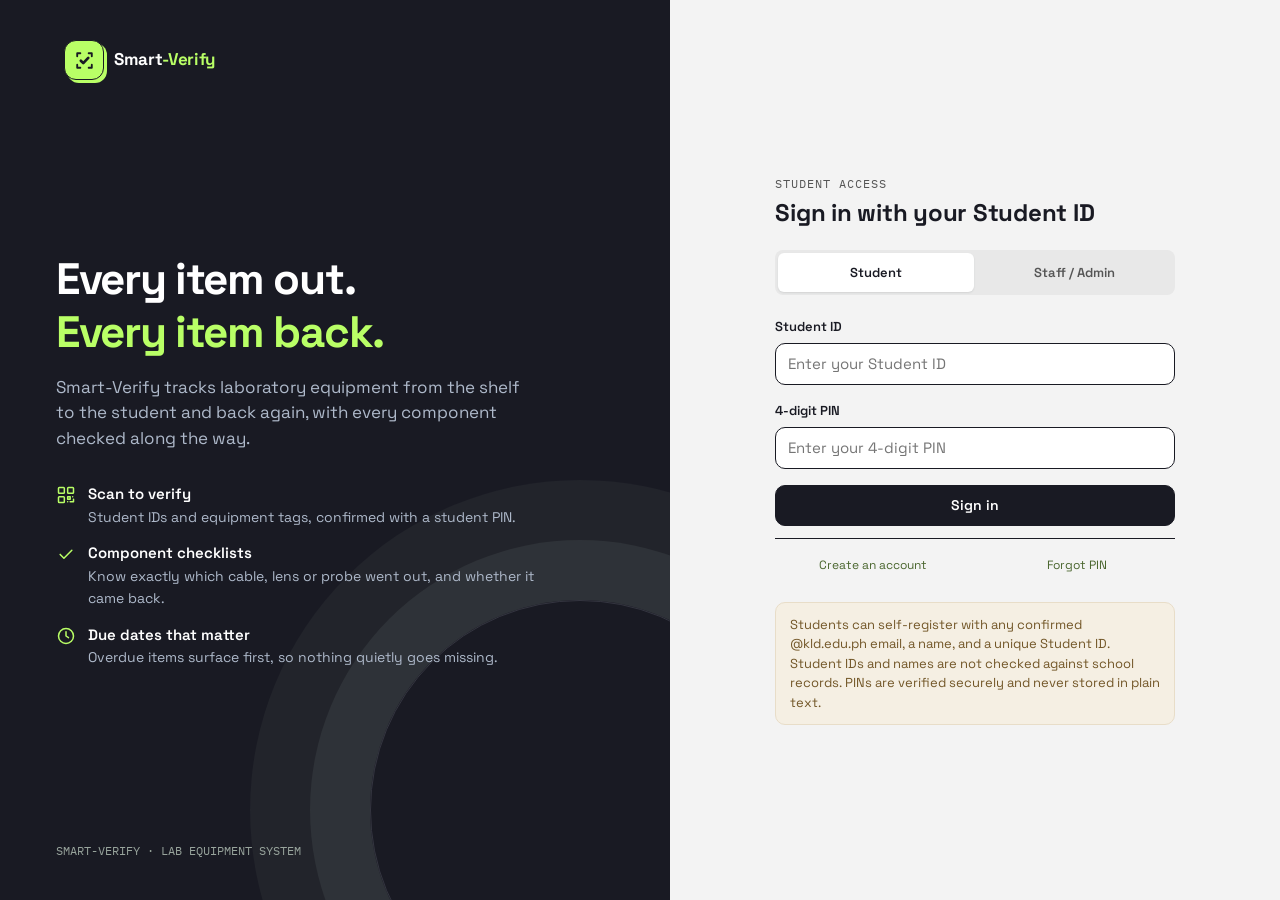
<file: index.html>
<!doctype html>
<html lang="en">
<head>
  <meta charset="utf-8">
  <meta name="viewport" content="width=device-width, initial-scale=1">
  <title>Sign in · Smart-Verify</title>
  <script src="js/theme-init.js"></script>
  <meta name="description" content="Smart-Verify — laboratory equipment borrowing with verified check-out and return.">
  <link rel="preconnect" href="https://fonts.googleapis.com">
  <link rel="preconnect" href="https://fonts.gstatic.com" crossorigin>
  <link rel="stylesheet" href="https://fonts.googleapis.com/css2?family=IBM+Plex+Mono:wght@400;500;600&family=IBM+Plex+Sans:wght@400;500;600;700&family=Space+Grotesk:wght@400;500;600;700&display=swap">
  <link rel="stylesheet" href="css/styles.css">
</head>
<body>
  <div class="auth">
    <!-- Left: brand story -->
    <section class="auth-brand">
      <a class="brand" href="index.html">
        <span class="brand-mark">
          <svg viewBox="0 0 24 24" fill="none" stroke="currentColor" stroke-width="1.8" stroke-linecap="round" stroke-linejoin="round" aria-hidden="true"><path d="M8 5H5v3m11-3h3v3M5 16v3h3m11-3v3h-3"/><path d="m8.5 12.2 2.3 2.3 4.8-5" stroke-width="2.6"/></svg>
        </span>
        <span class="brand-name">Smart<span>-Verify</span></span>
      </a>

      <div class="auth-hero">
        <h1>Every item out.<br><em>Every item back.</em></h1>
        <p>Smart-Verify tracks laboratory equipment from the shelf to the student and back again, with every component checked along the way.</p>
        <ul class="auth-points">
          <li>
            <svg viewBox="0 0 24 24" fill="none" stroke="currentColor" stroke-width="1.8" stroke-linecap="round" stroke-linejoin="round" aria-hidden="true"><rect x="3" y="3" width="7" height="7" rx="1"/><rect x="14" y="3" width="7" height="7" rx="1"/><rect x="3" y="14" width="7" height="7" rx="1"/><path d="M14 14h3v3h-3zM20 14v.01M14 20h.01M17 20h4v-3"/></svg>
            <div><strong>Scan to verify</strong><span>Student IDs and equipment tags, confirmed with a student PIN.</span></div>
          </li>
          <li>
            <svg viewBox="0 0 24 24" fill="none" stroke="currentColor" stroke-width="1.8" stroke-linecap="round" stroke-linejoin="round" aria-hidden="true"><path d="M5 12.5l4.5 4.5L19 7.5"/></svg>
            <div><strong>Component checklists</strong><span>Know exactly which cable, lens or probe went out, and whether it came back.</span></div>
          </li>
          <li>
            <svg viewBox="0 0 24 24" fill="none" stroke="currentColor" stroke-width="1.8" stroke-linecap="round" stroke-linejoin="round" aria-hidden="true"><circle cx="12" cy="12" r="9"/><path d="M12 7v5l3 2"/></svg>
            <div><strong>Due dates that matter</strong><span>Overdue items surface first, so nothing quietly goes missing.</span></div>
          </li>
        </ul>
      </div>

      <p class="auth-foot">SMART-VERIFY · LAB EQUIPMENT SYSTEM</p>
    </section>

    <!-- Right: sign-in form -->
    <main class="auth-panel">
      <div class="auth-card">
        <div>
          <p class="eyebrow" id="auth-eyebrow">Student access</p>
          <h2 id="auth-title">Sign in with your Student ID</h2>
          <p class="auth-flow-copy" id="auth-flow-copy" hidden></p>
        </div>

        <div class="segmented auth-modes" role="tablist" aria-label="Sign in as">
          <button type="button" role="tab" aria-selected="true" aria-controls="signin-form" data-role-tab="student">Student</button>
          <button type="button" role="tab" aria-selected="false" aria-controls="signin-form" data-role-tab="staff">Staff / Admin</button>
        </div>

        <form id="signin-form" novalidate>
          <div class="field" data-mode-field="student_login">
            <label for="student-id">Student ID</label>
            <input class="input" id="student-id" name="student_id" autocomplete="username" placeholder="Enter your Student ID" required>
          </div>
          <div class="field" data-mode-field="student_login">
            <label for="student-pin">4-digit PIN</label>
            <input class="input" id="student-pin" name="student_pin" type="password" inputmode="numeric" pattern="[0-9]{4}" maxlength="4" autocomplete="off" placeholder="Enter your 4-digit PIN" data-pin-input required>
          </div>
          <div class="field" data-mode-field="signup" hidden>
            <label for="signup-full-name">Full name</label>
            <input class="input" id="signup-full-name" name="signup_full_name" autocomplete="name" maxlength="120" placeholder="Enter your full name" required>
          </div>
          <div class="field" data-mode-field="signup" hidden>
            <label for="signup-student-id">Student ID</label>
            <input class="input" id="signup-student-id" name="signup_student_id" autocomplete="off" maxlength="80" placeholder="Enter your Student ID" required>
            <small class="field-hint">Choose your Student ID. Each ID can be linked to only one account.</small>
          </div>
          <div class="field" data-mode-field="signup" hidden>
            <label for="signup-email">School email</label>
            <input class="input" id="signup-email" name="signup_email" type="email" autocomplete="email" placeholder="you@kld.edu.ph" required>
            <small class="field-hint">Use an email address ending in @kld.edu.ph. You must verify it.</small>
          </div>
          <div class="field" data-mode-field="signup" hidden>
            <label for="signup-password">Password</label>
            <input class="input" id="signup-password" name="signup_password" type="password" autocomplete="new-password" minlength="8" placeholder="Create a password (at least 8 characters)" required>
            <small class="field-hint">This creates your account. After email verification, you can set your PIN without entering this password again.</small>
          </div>
          <div class="field" data-mode-field="email_verification" hidden>
            <label for="verification-email">School email</label>
            <input class="input" id="verification-email" name="verification_email" type="email" autocomplete="email" readonly required>
          </div>
          <div class="field" data-mode-field="email_verification" hidden>
            <label for="verification-code">Email verification code</label>
            <input class="input" id="verification-code" name="verification_code" inputmode="numeric" autocomplete="one-time-code" pattern="([0-9]{6}|[0-9]{8})" maxlength="8" placeholder="Enter the email code" required>
            <small class="field-hint">Enter the code sent to your KLD email.</small>
          </div>
          <div class="field" data-mode-field="recovery_email" hidden>
            <label for="recovery-email">School email</label>
            <input class="input" id="recovery-email" name="recovery_email" type="email" autocomplete="email" placeholder="you@kld.edu.ph" required>
          </div>
          <div class="field" data-mode-field="pin_setup" hidden>
            <p class="field-hint">Your email has been verified. Create the PIN you’ll use to sign in.</p>
          </div>
          <div class="field" data-mode-field="pin_setup" hidden>
            <label for="new-pin">Choose a 4-digit PIN</label>
            <input class="input" id="new-pin" name="new_pin" type="password" inputmode="numeric" pattern="[0-9]{4}" maxlength="4" autocomplete="off" placeholder="Create a 4-digit PIN" data-pin-input required>
          </div>
          <div class="field" data-mode-field="pin_setup" hidden>
            <label for="confirm-pin">Confirm 4-digit PIN</label>
            <input class="input" id="confirm-pin" name="confirm_pin" type="password" inputmode="numeric" pattern="[0-9]{4}" maxlength="4" autocomplete="off" placeholder="Re-enter your PIN" data-pin-input required>
          </div>
          <div class="field" data-mode-field="staff_login" hidden>
            <label for="staff-email">School email</label>
            <input class="input" id="staff-email" name="staff_email" type="email" autocomplete="username" placeholder="name@school.edu" required>
          </div>
          <div class="field" data-mode-field="staff_login" hidden>
            <label for="staff-password">Password</label>
            <input class="input" id="staff-password" name="staff_password" type="password" autocomplete="current-password" placeholder="Enter your password" required>
          </div>
          <div class="field" data-mode-field="staff_signup" hidden>
            <label for="staff-signup-name">Full name</label>
            <input class="input" id="staff-signup-name" name="staff_signup_name" autocomplete="name" placeholder="Enter your name" required>
          </div>
          <div class="field" data-mode-field="staff_signup" hidden>
            <label for="staff-signup-email">Approved school email</label>
            <input class="input" id="staff-signup-email" name="staff_signup_email" type="email" autocomplete="email" placeholder="name@school.edu" required>
          </div>
          <div class="field" data-mode-field="staff_signup" hidden>
            <label for="staff-signup-password">Create a password</label>
            <input class="input" id="staff-signup-password" name="staff_signup_password" type="password" autocomplete="new-password" minlength="8" placeholder="At least 8 characters" required>
          </div>
          <button class="btn btn-primary btn-block" type="submit" id="submit-button">Sign in</button>
          <div class="auth-links auth-link-bar" data-mode-field="student_login">
            <button class="auth-link" type="button" data-mode="signup">Create an account</button>
            <button class="auth-link" type="button" data-mode="recovery_email" data-pin-intent="reset">Forgot PIN</button>
            <button class="auth-link" type="button" id="continue-pin-setup" data-mode="pin_setup" hidden>Continue account setup</button>
          </div>
          <div class="auth-links auth-links-single" data-mode-field="signup" hidden>
            <button class="auth-link" type="button" data-mode="student_login">Already registered? Sign in</button>
          </div>
          <div class="auth-links auth-links-single" data-mode-field="email_verification" hidden>
            <button class="auth-link" type="button" id="resend-verification-code">Resend code</button>
          </div>
          <div class="auth-links auth-links-single" data-mode-field="recovery_email" hidden>
            <button class="auth-link" type="button" data-mode="student_login">Back to Student Sign In</button>
          </div>
          <div class="auth-links auth-links-single" data-mode-field="staff_login" hidden>
            <button class="auth-link" type="button" data-mode="staff_signup">Create approved admin account</button>
          </div>
          <div class="auth-links auth-links-single" data-mode-field="staff_signup" hidden>
            <button class="auth-link" type="button" data-mode="staff_login">Back to Staff / Admin sign in</button>
          </div>
          <div class="auth-links auth-links-single" data-mode-field="pin_setup" hidden>
            <button class="auth-link" type="button" data-mode="student_login">Back to Student Sign In</button>
          </div>
          <p class="auth-status" id="auth-status" role="status" aria-live="polite" hidden></p>
        </form>

        <p class="auth-note">Students can self-register with any confirmed @kld.edu.ph email, a name, and a unique Student ID. Student IDs and names are not checked against school records. PINs are verified securely and never stored in plain text.</p>
      </div>
    </main>
  </div>

  <script type="module" src="js/pages/signin.js"></script>
</body>
</html>
</file>
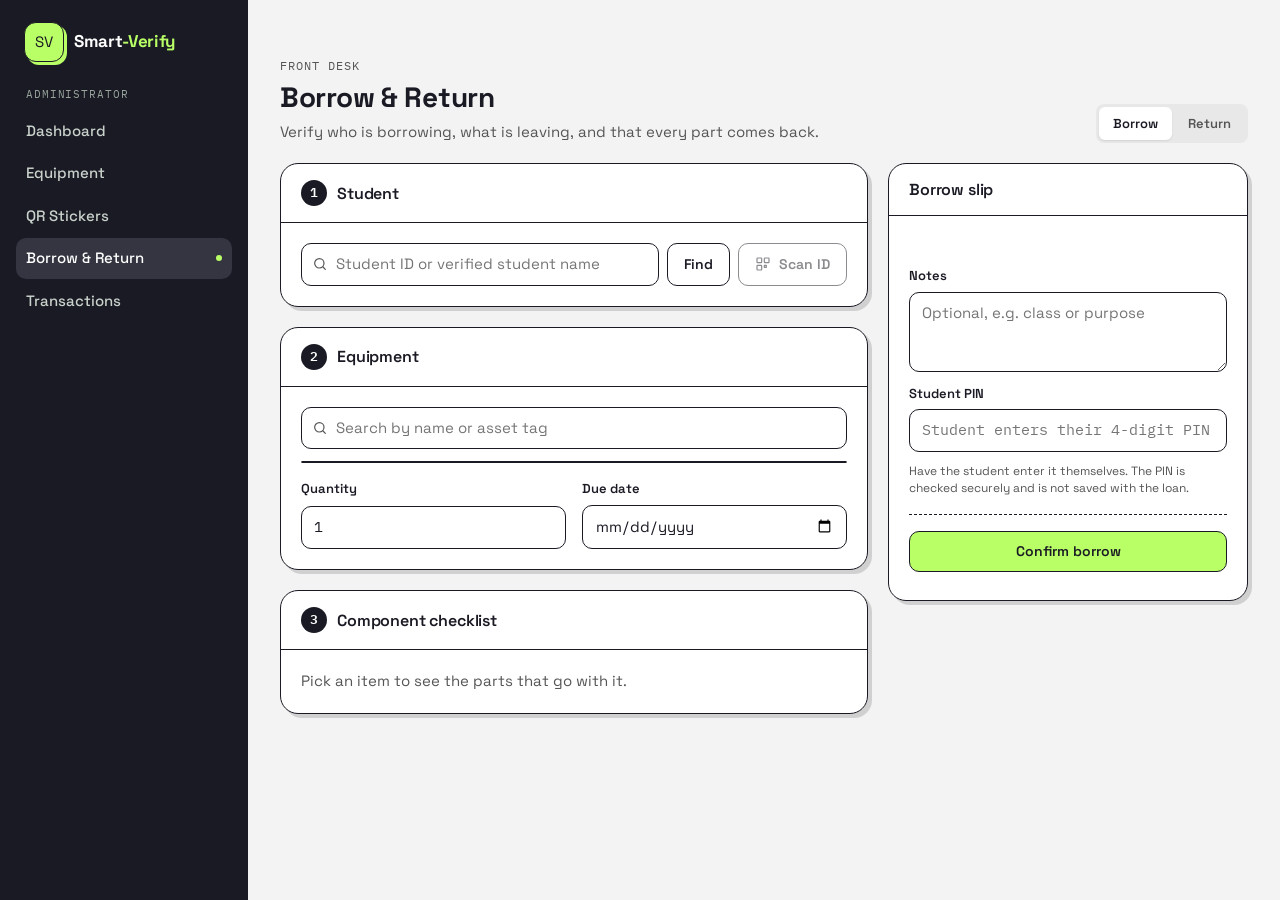
<file: borrow.html>
<!doctype html>
<html lang="en">
<head>
  <meta charset="utf-8">
  <meta name="viewport" content="width=device-width, initial-scale=1">
  <meta name="view-transition" content="same-origin">
  <title>Borrow &amp; Return · Smart-Verify</title>
  <script src="js/theme-init.js"></script>
  <link rel="preconnect" href="https://fonts.googleapis.com">
  <link rel="preconnect" href="https://fonts.gstatic.com" crossorigin>
  <link rel="stylesheet" href="https://fonts.googleapis.com/css2?family=IBM+Plex+Mono:wght@400;500;600&family=IBM+Plex+Sans:wght@400;500;600;700&family=Space+Grotesk:wght@400;500;600;700&display=swap">
  <link rel="stylesheet" href="css/styles.css">
</head>
<body>
  <div class="app">
    <aside class="sidebar" id="sidebar"></aside>
    <script src="js/nav-fallback.js"></script>

    <div class="main">
      <header class="page-head">
        <div>
          <button class="btn btn-ghost btn-sm menu-toggle" type="button" aria-label="Open menu"></button>
          <p class="eyebrow">Front desk</p>
          <h1>Borrow &amp; Return</h1>
          <p>Verify who is borrowing, what is leaving, and that every part comes back.</p>
        </div>
        <div class="segmented" role="tablist" aria-label="Mode">
          <button type="button" role="tab" aria-selected="true" data-mode="borrow">Borrow</button>
          <button type="button" role="tab" aria-selected="false" data-mode="return">Return</button>
        </div>
      </header>

      <main class="content">
        <!-- BORROW -->
        <section class="workflow" id="borrow-panel" role="tabpanel">
          <div class="steps">
            <div class="card">
              <div class="card-head"><div class="title-row"><span class="step-num">1</span><h2>Student</h2></div></div>
              <div class="card-body">
                <div class="lookup-row">
                  <div class="input-icon">
                    <svg viewBox="0 0 24 24" fill="none" stroke="currentColor" stroke-width="1.8" stroke-linecap="round" aria-hidden="true"><circle cx="11" cy="11" r="7"/><path d="M20 20l-3.5-3.5"/></svg>
                    <label class="visually-hidden" for="student-search">Student number or name</label>
                    <input class="input" id="student-search" placeholder="Student ID or verified student name" autocomplete="off">
                  </div>
                  <button class="btn" type="button" id="find-student">Find</button>
                  <button class="btn" type="button" disabled title="QR scanning arrives in Stage 6">
                    <svg viewBox="0 0 24 24" fill="none" stroke="currentColor" stroke-width="1.8" stroke-linecap="round" stroke-linejoin="round" aria-hidden="true"><rect x="3" y="3" width="7" height="7" rx="1"/><rect x="14" y="3" width="7" height="7" rx="1"/><rect x="3" y="14" width="7" height="7" rx="1"/><path d="M14 14h3v3h-3z"/></svg>
                    Scan ID
                  </button>
                </div>
                <div id="student-result"></div>
              </div>
            </div>

            <div class="card">
              <div class="card-head"><div class="title-row"><span class="step-num">2</span><h2>Equipment</h2></div></div>
              <div class="card-body">
                <div class="input-icon">
                  <svg viewBox="0 0 24 24" fill="none" stroke="currentColor" stroke-width="1.8" stroke-linecap="round" aria-hidden="true"><circle cx="11" cy="11" r="7"/><path d="M20 20l-3.5-3.5"/></svg>
                  <label class="visually-hidden" for="equip-search">Search equipment</label>
                  <input class="input" id="equip-search" placeholder="Search by name or asset tag" autocomplete="off">
                </div>
                <div class="pick-list"><ul class="list" id="equip-pick" role="listbox" aria-label="Equipment"></ul></div>
                <div class="form-grid" style="margin-top:16px">
                  <div class="field">
                    <label for="qty">Quantity</label>
                    <input class="input mono" id="qty" type="number" min="1" value="1">
                  </div>
                  <div class="field">
                    <label for="due">Due date</label>
                    <input class="input" id="due" type="date">
                  </div>
                </div>
              </div>
            </div>

            <div class="card">
              <div class="card-head"><div class="title-row"><span class="step-num">3</span><h2>Component checklist</h2></div><span class="muted" id="check-count"></span></div>
              <div class="card-body">
                <p class="muted" id="checklist-empty">Pick an item to see the parts that go with it.</p>
                <ul class="checklist" id="checklist-out"></ul>
              </div>
            </div>
          </div>

          <aside class="card summary">
            <div class="card-head"><h2>Borrow slip</h2></div>
            <div class="card-body">
              <dl class="kv" id="slip"></dl>
              <div class="field" style="margin-top:16px">
                <label for="notes">Notes</label>
                <textarea class="textarea" id="notes" placeholder="Optional, e.g. class or purpose"></textarea>
              </div>
              <div class="field" style="margin-top:12px">
                <label for="pin">Student PIN</label>
                <input class="input mono" id="pin" type="password" inputmode="numeric" maxlength="4" placeholder="Student enters their 4-digit PIN" disabled>
                <small class="field-hint">Have the student enter it themselves. The PIN is checked securely and is not saved with the loan.</small>
              </div>
              <div class="ticket">
                <button class="btn btn-green btn-block" type="button" id="confirm-borrow">Confirm borrow</button>
                <p class="hint muted" id="borrow-hint" style="margin-top:8px;font-size:12px"></p>
              </div>
            </div>
          </aside>
        </section>

        <!-- RETURN -->
        <section class="workflow" id="return-panel" role="tabpanel" hidden>
          <div class="steps">
            <div class="card">
              <div class="card-head">
                <div class="title-row"><span class="step-num">1</span><h2>Open loans</h2></div>
                <button class="btn btn-sm" type="button" disabled title="QR scanning arrives in Stage 6">Scan equipment</button>
              </div>
              <div class="card-body">
                <div class="input-icon">
                  <svg viewBox="0 0 24 24" fill="none" stroke="currentColor" stroke-width="1.8" stroke-linecap="round" aria-hidden="true"><circle cx="11" cy="11" r="7"/><path d="M20 20l-3.5-3.5"/></svg>
                  <label class="visually-hidden" for="loan-search">Search loans</label>
                  <input class="input" id="loan-search" placeholder="Search by student, item or reference" autocomplete="off">
                </div>
                <div class="pick-list"><ul class="list" id="loan-pick" role="listbox" aria-label="Open loans"></ul></div>
              </div>
            </div>

            <div class="card">
              <div class="card-head"><div class="title-row"><span class="step-num">2</span><h2>Verify returned components</h2></div><span class="muted" id="return-count"></span></div>
              <div class="card-body">
                <p class="muted" id="return-empty">Select a loan to check its parts back in.</p>
                <ul class="checklist" id="checklist-in"></ul>
              </div>
            </div>
          </div>

          <aside class="card summary">
            <div class="card-head"><h2>Return slip</h2></div>
            <div class="card-body">
              <dl class="kv" id="return-slip"></dl>
              <div class="field" style="margin-top:16px">
                <label for="return-condition">Condition on return</label>
                <select class="select" id="return-condition"><option>Good</option><option>Fair</option><option>Needs repair</option></select>
              </div>
              <div class="field" style="margin-top:12px">
                <label for="return-notes">Notes</label>
                <textarea class="textarea" id="return-notes" placeholder="Damage, missing parts, etc."></textarea>
              </div>
              <div class="ticket">
                <button class="btn btn-primary btn-block" type="button" id="confirm-return">Confirm return</button>
              </div>
            </div>
          </aside>
        </section>
      </main>
    </div>
  </div>

  <script type="module" src="js/pages/borrow.js"></script>
</body>
</html>
</file>
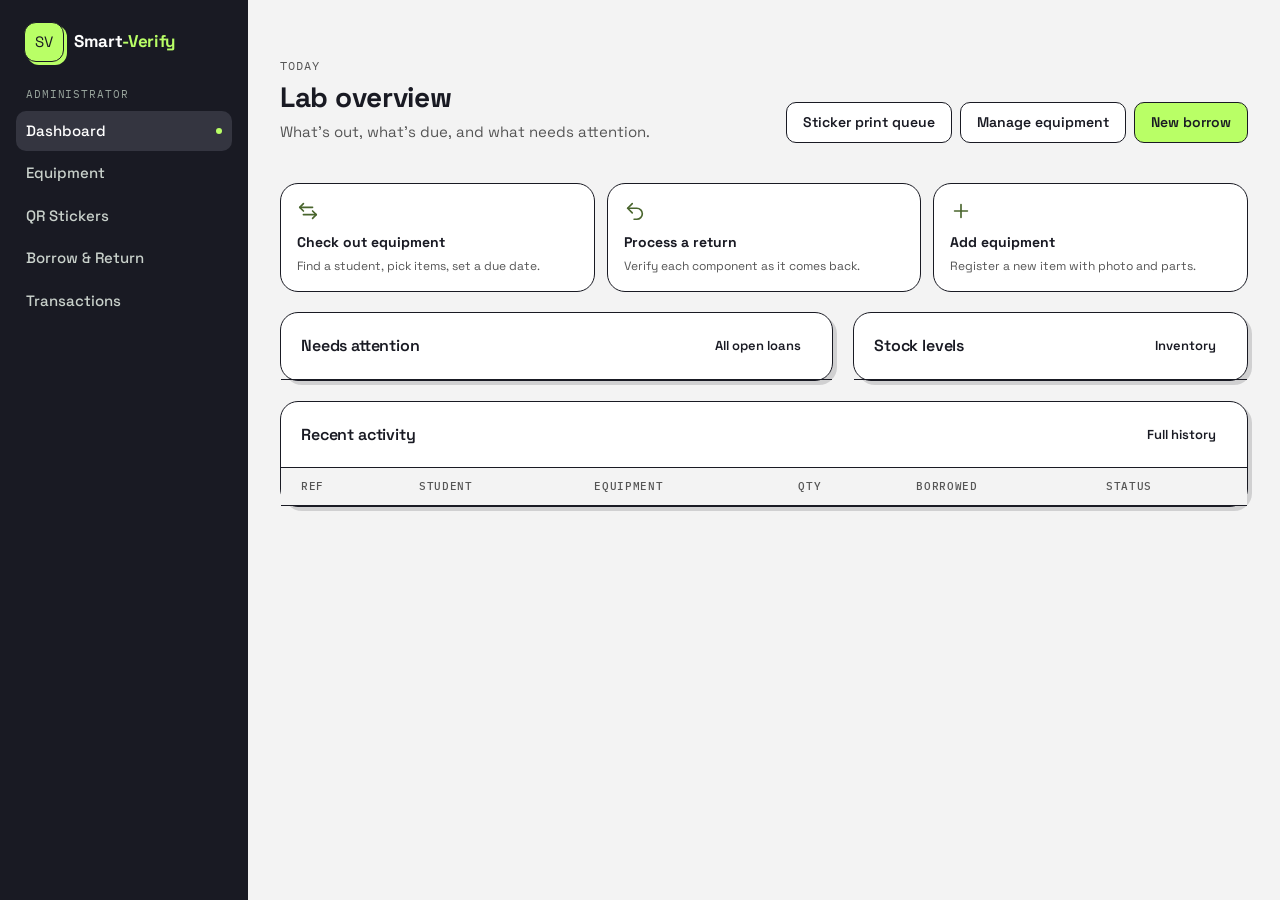
<file: dashboard.html>
<!doctype html>
<html lang="en">
<head>
  <meta charset="utf-8">
  <meta name="viewport" content="width=device-width, initial-scale=1">
  <meta name="view-transition" content="same-origin">
  <title>Dashboard · Smart-Verify</title>
  <script src="js/theme-init.js"></script>
  <link rel="preconnect" href="https://fonts.googleapis.com">
  <link rel="preconnect" href="https://fonts.gstatic.com" crossorigin>
  <link rel="stylesheet" href="https://fonts.googleapis.com/css2?family=IBM+Plex+Mono:wght@400;500;600&family=IBM+Plex+Sans:wght@400;500;600;700&family=Space+Grotesk:wght@400;500;600;700&display=swap">
  <link rel="stylesheet" href="css/styles.css">
</head>
<body>
  <div class="app">
    <aside class="sidebar" id="sidebar"></aside>
    <script src="js/nav-fallback.js"></script>

    <div class="main">
      <header class="page-head">
        <div>
          <button class="btn btn-ghost btn-sm menu-toggle" type="button" aria-label="Open menu"></button>
          <p class="eyebrow" id="today-label">Today</p>
          <h1>Lab overview</h1>
          <p>What's out, what's due, and what needs attention.</p>
        </div>
        <div class="page-actions">
          <a class="btn" href="qr-stickers.html">Sticker print queue</a>
          <a class="btn" href="equipment.html">Manage equipment</a>
          <a class="btn btn-green" href="borrow.html">New borrow</a>
        </div>
      </header>

      <main class="content">
        <section class="stats" id="stats" aria-label="Summary"></section>

        <section class="quick-actions" aria-label="Quick actions">
          <a class="quick-action" href="borrow.html">
            <svg viewBox="0 0 24 24" fill="none" stroke="currentColor" stroke-width="1.8" stroke-linecap="round" stroke-linejoin="round" aria-hidden="true"><path d="M7 4L3 8l4 4"/><path d="M3 8h14"/><path d="M17 20l4-4-4-4"/><path d="M21 16H7"/></svg>
            <strong>Check out equipment</strong>
            <span>Find a student, pick items, set a due date.</span>
          </a>
          <a class="quick-action" href="borrow.html#return">
            <svg viewBox="0 0 24 24" fill="none" stroke="currentColor" stroke-width="1.8" stroke-linecap="round" stroke-linejoin="round" aria-hidden="true"><path d="M9 14L4 9l5-5"/><path d="M4 9h10a6 6 0 0 1 0 12h-3"/></svg>
            <strong>Process a return</strong>
            <span>Verify each component as it comes back.</span>
          </a>
          <a class="quick-action" href="equipment.html#add">
            <svg viewBox="0 0 24 24" fill="none" stroke="currentColor" stroke-width="1.8" stroke-linecap="round" stroke-linejoin="round" aria-hidden="true"><path d="M12 5v14M5 12h14"/></svg>
            <strong>Add equipment</strong>
            <span>Register a new item with photo and parts.</span>
          </a>
        </section>

        <div class="grid-2">
          <section class="card">
            <div class="card-head">
              <h2>Needs attention</h2>
              <a class="btn btn-ghost btn-sm" href="history.html?status=open">All open loans</a>
            </div>
            <div class="card-body flush"><ul class="list" id="attention-list"></ul></div>
          </section>

          <section class="card">
            <div class="card-head">
              <h2>Stock levels</h2>
              <a class="btn btn-ghost btn-sm" href="equipment.html">Inventory</a>
            </div>
            <div class="card-body flush"><ul class="list" id="stock-list"></ul></div>
          </section>
        </div>

        <section class="card">
          <div class="card-head">
            <h2>Recent activity</h2>
            <a class="btn btn-ghost btn-sm" href="history.html">Full history</a>
          </div>
          <div class="card-body flush table-wrap">
            <table class="table">
              <thead><tr><th>Ref</th><th>Student</th><th>Equipment</th><th>Qty</th><th>Borrowed</th><th>Status</th></tr></thead>
              <tbody id="recent-body"></tbody>
            </table>
          </div>
        </section>
      </main>
    </div>
  </div>

  <script type="module" src="js/pages/dashboard.js"></script>
</body>
</html>
</file>
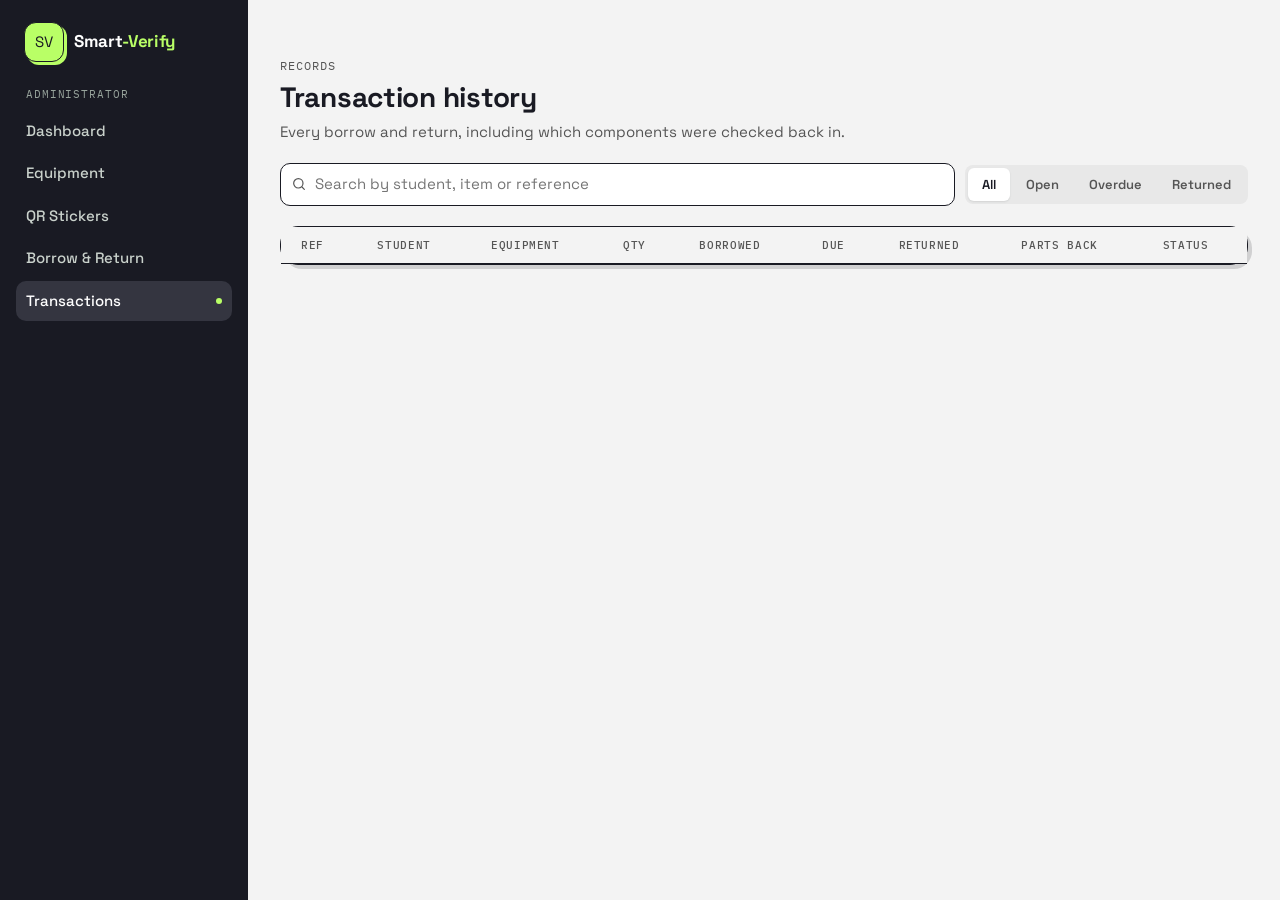
<file: history.html>
<!doctype html>
<html lang="en">
<head>
  <meta charset="utf-8">
  <meta name="viewport" content="width=device-width, initial-scale=1">
  <meta name="view-transition" content="same-origin">
  <title>Transactions · Smart-Verify</title>
  <script src="js/theme-init.js"></script>
  <link rel="preconnect" href="https://fonts.googleapis.com">
  <link rel="preconnect" href="https://fonts.gstatic.com" crossorigin>
  <link rel="stylesheet" href="https://fonts.googleapis.com/css2?family=IBM+Plex+Mono:wght@400;500;600&family=IBM+Plex+Sans:wght@400;500;600;700&family=Space+Grotesk:wght@400;500;600;700&display=swap">
  <link rel="stylesheet" href="css/styles.css">
</head>
<body>
  <div class="app">
    <aside class="sidebar" id="sidebar"></aside>
    <script src="js/nav-fallback.js"></script>

    <div class="main">
      <header class="page-head">
        <div>
          <button class="btn btn-ghost btn-sm menu-toggle" type="button" aria-label="Open menu"></button>
          <p class="eyebrow">Records</p>
          <h1>Transaction history</h1>
          <p>Every borrow and return, including which components were checked back in.</p>
        </div>
      </header>

      <main class="content">
        <div class="toolbar" role="search">
          <div class="input-icon">
            <svg viewBox="0 0 24 24" fill="none" stroke="currentColor" stroke-width="1.8" stroke-linecap="round" aria-hidden="true"><circle cx="11" cy="11" r="7"/><path d="M20 20l-3.5-3.5"/></svg>
            <label class="visually-hidden" for="search">Search transactions</label>
            <input class="input" id="search" type="search" placeholder="Search by student, item or reference">
          </div>
          <div class="segmented" role="group" aria-label="Status filter" id="status-filter">
            <button type="button" aria-pressed="true" data-status="">All</button>
            <button type="button" aria-pressed="false" data-status="open">Open</button>
            <button type="button" aria-pressed="false" data-status="overdue">Overdue</button>
            <button type="button" aria-pressed="false" data-status="returned">Returned</button>
          </div>
        </div>

        <section class="card">
          <div class="card-body flush table-wrap">
            <table class="table">
              <thead>
                <tr><th>Ref</th><th>Student</th><th>Equipment</th><th>Qty</th><th>Borrowed</th><th>Due</th><th>Returned</th><th>Parts back</th><th>Status</th></tr>
              </thead>
              <tbody id="history-body"></tbody>
            </table>
          </div>
        </section>
        <p class="result-count" id="result-count"></p>
      </main>
    </div>
  </div>

  <script type="module" src="js/pages/history.js"></script>
</body>
</html>
</file>
<file: css/styles.css>
/* ==========================================================================
   Smart-Verify — shared stylesheet
   One file for every page. Sections:
   1. Design tokens   2. Base   3. App shell (sidebar + topbar)
   4. Components (buttons, cards, tags, forms, tables, modal, toast)
   5. Page-specific   6. Sign-in page   7. Responsive
   ========================================================================== */

/* 1. Design tokens -------------------------------------------------------- */
:root {
  color-scheme: light;
  --ink: #191a23;
  --ink-2: #252630;
  --ink-3: #343540;
  --paper: #f3f3f3;
  --paper-2: #e8e8e8;
  --card: #ffffff;
  --line: #191a23;
  --line-strong: #191a23;
  --text: #191a23;
  --muted: #555555;

  --accent: #b9ff66;
  --green: #49652d;
  --green-soft: #edf5e2;
  --green-border: #9bbd72;
  --amber: #79551f;
  --amber-soft: #f5efe3;
  --red: #9b3935;
  --red-soft: #f7eae8;
  --blue: #405d6a;
  --blue-soft: #eaf0f2;
  --notice-text: #725627;
  --notice-border: #e8ddc8;
  --table-hover: #f3f3f3;

  --radius: 18px;
  --radius-sm: 10px;
  --shadow: 4px 4px 0 rgba(25, 26, 35, 0.16);

  --font-sans: "Space Grotesk", "IBM Plex Sans", system-ui, -apple-system, "Segoe UI", sans-serif;
  --font-mono: "IBM Plex Mono", ui-monospace, "SFMono-Regular", Menlo, monospace;
}

:root[data-theme="dark"] {
  color-scheme: dark;
  --ink: #191a23;
  --ink-2: #222430;
  --ink-3: #343642;
  --paper: #191a23;
  --paper-2: #2d2f3a;
  --card: #222430;
  --line: #565966;
  --line-strong: #777a86;
  --text: #ffffff;
  --muted: #e5e5e5;

  --green: #b9ff66;
  --green-soft: #343d2b;
  --green-border: #6c8d46;
  --amber: #f0c36e;
  --amber-soft: #443a29;
  --red: #ff9a91;
  --red-soft: #482f32;
  --blue: #a9d5e6;
  --blue-soft: #2c3c43;
  --notice-text: #f2d9a8;
  --notice-border: #6f5d3c;
  --table-hover: #2d2f3a;

  --shadow: 4px 4px 0 #101116;
}

/* 2. Base ------------------------------------------------------------------ */
*,
*::before,
*::after { box-sizing: border-box; }

html, body { margin: 0; }

body {
  font-family: var(--font-sans);
  font-size: 15px;
  line-height: 1.5;
  color: var(--text);
  background: var(--paper);
  -webkit-font-smoothing: antialiased;
  transition: background-color 0.2s ease, color 0.2s ease;
}

h1, h2, h3, h4 { margin: 0; line-height: 1.2; letter-spacing: -0.01em; }
p { margin: 0; }
a { color: var(--blue); }
img { max-width: 100%; display: block; }
button, input, select, textarea { font: inherit; color: inherit; }

.mono { font-family: var(--font-mono); }
.muted { color: var(--muted); }
.visually-hidden {
  position: absolute; width: 1px; height: 1px; overflow: hidden;
  clip: rect(0 0 0 0); white-space: nowrap;
}
[hidden] { display: none !important; }

:focus-visible { outline: 2px solid var(--green); outline-offset: 2px; }

/* 3. App shell ------------------------------------------------------------- */
.app {
  display: grid;
  grid-template-columns: 248px 1fr;
  min-height: 100vh;
}

.sidebar {
  background: var(--ink);
  color: #d8dfda;
  padding: 22px 16px;
  display: flex;
  flex-direction: column;
  gap: 24px;
  position: sticky;
  top: 0;
  height: 100vh;
  view-transition-name: app-sidebar;
}

::view-transition-old(app-sidebar),
::view-transition-new(app-sidebar) { animation: none; }

.brand {
  display: flex;
  align-items: center;
  gap: 10px;
  color: #fff;
  text-decoration: none;
  padding: 0 8px;
}
.sidebar-head { display: flex; align-items: center; justify-content: space-between; }
.sidebar-close { display: grid; color: inherit; }
.brand-mark {
  width: 40px; height: 40px;
  border: 1px solid var(--ink);
  border-radius: 12px;
  background: var(--accent);
  color: var(--ink);
  display: grid; place-items: center;
  flex-shrink: 0;
  box-shadow: 3px 3px 0 var(--accent);
}
.brand-mark svg { width: 25px; height: 25px; }
.brand-name { font-weight: 700; font-size: 17px; letter-spacing: -0.02em; }
.brand-name span { color: var(--accent); }

.nav { display: flex; flex-direction: column; gap: 2px; }
.nav-label {
  font-family: var(--font-mono);
  font-size: 11px;
  text-transform: uppercase;
  letter-spacing: 0.08em;
  color: #98a49c;
  padding: 0 10px 6px;
}
.nav a {
  display: flex;
  align-items: center;
  gap: 10px;
  padding: 9px 10px;
  border-radius: var(--radius-sm);
  color: #c9d1cb;
  text-decoration: none;
  font-weight: 500;
}
.nav a svg { width: 18px; height: 18px; opacity: 0.8; }
.nav a:hover { background: var(--ink-2); color: #fff; }
.nav a[aria-current="page"] { background: var(--ink-3); color: #fff; }
.nav a[aria-current="page"]::after {
  content: ""; margin-left: auto;
  width: 6px; height: 6px; border-radius: 50%; background: var(--accent);
}

.sidebar-foot {
  margin-top: auto;
  border-top: 1px solid var(--ink-3);
  padding: 14px 8px 0;
  display: flex;
  align-items: center;
  gap: 10px;
}
.avatar {
  width: 34px; height: 34px; border-radius: 50%;
  background: var(--ink-3); color: #fff;
  display: grid; place-items: center;
  font-weight: 600; font-size: 13px; flex-shrink: 0;
}
.sidebar-foot .who { font-size: 13px; line-height: 1.3; min-width: 0; }
.sidebar-foot .who strong { display: block; color: #fff; font-weight: 600; }
.sidebar-foot .who span { color: #a2ada5; font-size: 12px; }
.sidebar-signout {
  margin-left: auto;
  padding: 0;
  border: 0;
  background: transparent;
  color: #a2ada5;
  font-size: 12px;
  cursor: pointer;
}

.main { min-width: 0; display: flex; flex-direction: column; }

.preview-banner {
  background: var(--amber-soft);
  color: var(--notice-text);
  border-bottom: 1px solid var(--notice-border);
  padding: 8px 32px;
  font-size: 13px;
  display: flex;
  align-items: center;
  gap: 8px;
}
.preview-banner strong { font-weight: 600; }

.page-head {
  padding: 28px 32px 20px;
  display: flex;
  align-items: flex-end;
  justify-content: space-between;
  gap: 16px;
  flex-wrap: wrap;
}
.eyebrow {
  font-family: var(--font-mono);
  font-size: 12px;
  text-transform: uppercase;
  letter-spacing: 0.08em;
  color: var(--muted);
  margin-bottom: 6px;
}
.page-head h1 { font-size: 28px; font-weight: 700; }
.page-head p { color: var(--muted); margin-top: 6px; max-width: 60ch; }
.page-actions { display: flex; gap: 8px; flex-wrap: wrap; }
.theme-toggle { flex-shrink: 0; }
.theme-toggle svg { width: 16px; height: 16px; }

.content { padding: 0 32px 48px; display: grid; gap: 20px; }
.content > * { min-width: 0; }

.menu-toggle { display: inline-flex; }

/* 4. Components ------------------------------------------------------------ */

/* Buttons */
.btn {
  display: inline-flex;
  align-items: center;
  justify-content: center;
  gap: 8px;
  padding: 9px 16px;
  border-radius: var(--radius-sm);
  border: 1px solid var(--line-strong);
  background: var(--card);
  color: var(--text);
  font-weight: 600;
  font-size: 14px;
  cursor: pointer;
  text-decoration: none;
  white-space: nowrap;
  transition: background 0.15s, border-color 0.15s, transform 0.05s;
}
.btn:hover { background: var(--paper-2); }
.btn:active { transform: translateY(1px); }
.btn svg { width: 16px; height: 16px; }
.btn-primary { background: var(--ink); border-color: var(--ink); color: #fff; }
.btn-primary:hover { background: var(--ink-3); }
.btn-green { background: var(--accent); border-color: var(--ink); color: var(--ink); }
.btn-green:hover { background: #a7ee53; }
.btn-danger { color: var(--red); border-color: var(--line-strong); }
.btn-danger:hover { background: var(--red-soft); }
.btn-ghost { background: transparent; border-color: transparent; }
.btn-ghost:hover { background: var(--paper-2); }
.btn-sm { padding: 6px 10px; font-size: 13px; }
.btn-block { width: 100%; }
.btn[disabled] { opacity: 0.5; cursor: not-allowed; }

/* Cards */
.card {
  background: var(--card);
  border: 1px solid var(--line);
  border-radius: var(--radius);
  box-shadow: var(--shadow);
  transition: background-color 0.2s ease, border-color 0.2s ease, color 0.2s ease;
}
.card-head {
  padding: 16px 20px;
  border-bottom: 1px solid var(--line);
  display: flex;
  align-items: center;
  justify-content: space-between;
  gap: 12px;
}
.card-head h2 { font-size: 16px; font-weight: 600; }
.card-body { padding: 20px; }
.card-body.flush { padding: 0; }

/* Tags / status pills */
.tag {
  display: inline-flex;
  align-items: center;
  gap: 6px;
  padding: 2px 9px;
  border-radius: 999px;
  font-size: 12px;
  font-weight: 600;
  white-space: nowrap;
  background: var(--paper-2);
  color: var(--muted);
}
.tag::before { content: ""; width: 6px; height: 6px; border-radius: 50%; background: currentColor; }
.tag.green { background: var(--green-soft); color: var(--green); }
.tag.amber { background: var(--amber-soft); color: var(--amber); }
.tag.red { background: var(--red-soft); color: var(--red); }
.tag.blue { background: var(--blue-soft); color: var(--blue); }
.tag.plain::before { display: none; }

.code-tag {
  font-family: var(--font-mono);
  font-size: 12px;
  padding: 2px 7px;
  border: 1px dashed var(--line-strong);
  border-radius: 4px;
  color: var(--ink-3);
  background: var(--paper);
  white-space: nowrap;
}

/* Stat tiles */
.stats { display: grid; grid-template-columns: repeat(4, minmax(0, 1fr)); gap: 16px; }
.stat { padding: 18px 20px; }
.stat-label { font-size: 13px; color: var(--muted); font-weight: 500; }
.stat-value {
  font-family: var(--font-mono);
  font-size: 32px;
  font-weight: 600;
  margin-top: 6px;
  letter-spacing: -0.02em;
}
.stat-note { font-size: 12px; color: var(--muted); margin-top: 2px; }
.stat.alert .stat-value { color: var(--red); }

/* Forms */
.field { display: grid; gap: 6px; }
#custom-category-field[hidden] { display: none; }
#qr-queue-field[hidden] { display: none; }
.checkbox-field { display: flex; align-items: center; gap: 10px; cursor: pointer; }
.checkbox-field input { width: 16px; height: 16px; accent-color: var(--green); }
.field label, .field .label { font-size: 13px; font-weight: 600; }
.field .hint { font-size: 12px; color: var(--muted); }
.input, .select, .textarea {
  width: 100%;
  padding: 9px 12px;
  border: 1px solid var(--line-strong);
  border-radius: var(--radius-sm);
  background: var(--card);
}
.input:focus, .select:focus, .textarea:focus {
  outline: none;
  border-color: var(--green);
  box-shadow: 0 0 0 3px var(--blue-soft);
}
.input[aria-invalid="true"], .input[aria-invalid="true"]:focus {
  border-color: var(--red);
  box-shadow: 0 0 0 2px var(--red-soft);
}
.field-error { color: var(--red); font-size: 12px; line-height: 1.35; }
.textarea { min-height: 80px; resize: vertical; }
.form-grid { display: grid; grid-template-columns: repeat(2, minmax(0, 1fr)); gap: 16px; }
.form-grid .span-2 { grid-column: span 2; }

.input-icon { position: relative; }
.input-icon svg {
  position: absolute; left: 11px; top: 50%; transform: translateY(-50%);
  width: 16px; height: 16px; color: var(--muted); pointer-events: none;
}
.input-icon .input { padding-left: 34px; }

.toolbar { display: flex; gap: 10px; flex-wrap: wrap; align-items: center; }
.toolbar .input-icon { flex: 1 1 260px; }
.toolbar .select { width: auto; min-width: 160px; }

/* Segmented control */
.segmented {
  display: inline-flex;
  background: var(--paper-2);
  border-radius: 8px;
  padding: 3px;
  gap: 2px;
}
.segmented button {
  border: 0;
  background: transparent;
  padding: 7px 14px;
  border-radius: 6px;
  font-weight: 600;
  font-size: 13px;
  color: var(--muted);
  cursor: pointer;
}
.segmented button[aria-pressed="true"],
.segmented button[aria-selected="true"] {
  background: var(--card);
  color: var(--text);
  box-shadow: 0 1px 2px rgba(32, 40, 36, 0.1);
}
.auth-modes {
  display: grid;
  grid-template-columns: repeat(2, minmax(0, 1fr));
  width: 100%;
}
.auth-modes button { padding: 10px 8px; }

/* Checklist */
.checklist { list-style: none; margin: 0; padding: 0; display: grid; gap: 6px; }
.checklist label {
  display: flex;
  align-items: center;
  gap: 10px;
  padding: 9px 12px;
  border: 1px solid var(--line);
  border-radius: var(--radius-sm);
  background: var(--card);
  cursor: pointer;
}
.checklist input { width: 16px; height: 16px; accent-color: var(--green); }
.checklist label:has(input:checked) { border-color: var(--green-border); background: var(--green-soft); }

/* Tables */
.table-wrap { overflow-x: auto; }
.table { width: 100%; border-collapse: collapse; font-size: 14px; }
.table th {
  text-align: left;
  font-family: var(--font-mono);
  font-size: 11px;
  font-weight: 500;
  text-transform: uppercase;
  letter-spacing: 0.06em;
  color: var(--muted);
  padding: 10px 20px;
  border-bottom: 1px solid var(--line);
  background: var(--paper);
  white-space: nowrap;
}
.table td { padding: 12px 20px; border-bottom: 1px solid var(--line); vertical-align: middle; }
.table tr:last-child td { border-bottom: 0; }
.table tbody tr:hover { background: var(--table-hover); }
.cell-main { font-weight: 600; }
.cell-sub { font-size: 12px; color: var(--muted); }

/* Lists */
.list { list-style: none; margin: 0; padding: 0; }
.list li {
  display: flex;
  align-items: center;
  gap: 12px;
  padding: 12px 20px;
  border-bottom: 1px solid var(--line);
}
.list li:last-child { border-bottom: 0; }
.list .grow { flex: 1; min-width: 0; }

.empty {
  padding: 36px 20px;
  text-align: center;
  color: var(--muted);
}

/* Equipment thumbnails (initials when no photo) */
.thumb {
  width: 44px; height: 44px; border-radius: 8px;
  background: var(--paper-2);
  display: grid; place-items: center;
  font-family: var(--font-mono);
  font-weight: 600; font-size: 13px; color: var(--ink-3);
  flex-shrink: 0;
  overflow: hidden;
}
.thumb img { width: 100%; height: 100%; object-fit: cover; }

.scan-equipment-photo {
  min-height: 180px;
  display: grid;
  place-items: center;
  padding: 16px;
  border-radius: var(--radius);
  background: var(--paper-2);
}
.scan-equipment-photo .thumb { width: 100%; height: 180px; font-size: 32px; }
.scan-equipment-name { font-size: 20px; margin-bottom: 6px; }

/* Modal (native <dialog>) */
dialog.modal {
  border: 0;
  padding: 0;
  border-radius: 14px;
  width: min(640px, calc(100vw - 32px));
  max-height: calc(100vh - 48px);
  background: var(--card);
  color: var(--text);
  box-shadow: 0 30px 80px -20px rgba(32, 40, 36, 0.3);
}
dialog.modal::backdrop { background: rgba(32, 40, 36, 0.4); }
.modal-head {
  padding: 18px 22px;
  border-bottom: 1px solid var(--line);
  display: flex; align-items: center; justify-content: space-between; gap: 12px;
}
.modal-head h2 { font-size: 18px; }
.modal-body { padding: 22px; display: grid; gap: 16px; }
.modal-foot {
  padding: 14px 22px;
  border-top: 1px solid var(--line);
  display: flex; justify-content: flex-end; gap: 8px;
  background: var(--paper);
}
.icon-btn {
  border: 0; background: transparent; cursor: pointer;
  width: 32px; height: 32px; border-radius: 6px;
  display: grid; place-items: center; color: var(--muted);
}
.icon-btn:hover { background: var(--paper-2); color: var(--text); }
.icon-btn svg { width: 18px; height: 18px; }

/* Toast */
.toast-stack {
  position: fixed; bottom: 20px; right: 20px;
  display: grid; gap: 8px; z-index: 100;
}
.toast {
  background: var(--ink);
  color: #fff;
  padding: 12px 16px;
  border-radius: 8px;
  font-size: 14px;
  box-shadow: var(--shadow);
  max-width: 360px;
  animation: toast-in 0.2s ease-out;
}
.toast.success { border-left: 4px solid var(--accent); }
.toast.error { border-left: 4px solid #d8958e; }
@keyframes toast-in { from { opacity: 0; transform: translateY(8px); } }

.undo-bar {
  position: fixed;
  left: 50%;
  bottom: 20px;
  transform: translateX(-50%);
  z-index: 60;
  display: flex;
  align-items: center;
  gap: 12px;
  padding: 10px 14px;
  border-radius: var(--radius-sm);
  background: var(--ink);
  color: #fff;
  font-size: 14px;
  box-shadow: var(--shadow);
}
#undo-bar[hidden] { display: none; }

/* 5. Page-specific --------------------------------------------------------- */

/* Dashboard */
.grid-2 { display: grid; grid-template-columns: minmax(0, 1.4fr) minmax(0, 1fr); gap: 20px; align-items: start; }
.quick-actions { display: grid; grid-template-columns: repeat(3, minmax(0, 1fr)); gap: 12px; }
.quick-action {
  display: grid; gap: 4px;
  padding: 16px;
  border: 1px solid var(--line);
  border-radius: var(--radius);
  background: var(--card);
  text-decoration: none;
  color: var(--text);
  transition: background-color 0.2s ease, border-color 0.15s, box-shadow 0.15s, transform 0.15s;
}
.quick-action:hover { border-color: var(--ink); transform: translate(-2px, -2px); box-shadow: var(--shadow); }
.quick-action strong { font-size: 14px; }
.quick-action span { font-size: 12px; color: var(--muted); }
.quick-action svg { width: 22px; height: 22px; color: var(--green); margin-bottom: 6px; }

.meter { height: 6px; background: var(--paper-2); border-radius: 999px; overflow: hidden; width: 90px; }
.meter > i { display: block; height: 100%; background: var(--green); border-radius: inherit; }
.meter.low > i { background: var(--amber); }
.meter.empty-stock > i { background: var(--red); }

/* Equipment grid */
.equip-grid {
  display: grid;
  grid-template-columns: repeat(auto-fill, minmax(240px, 1fr));
  gap: 16px;
}
.equip-card {
  display: flex; flex-direction: column;
  overflow: hidden;
  transition: background-color 0.2s ease, border-color 0.15s, box-shadow 0.15s, transform 0.15s;
}
.equip-card:hover { border-color: var(--ink); transform: translate(-2px, -2px); box-shadow: var(--shadow); }
.equip-card-open {
  display: flex;
  flex: 1;
  flex-direction: column;
  width: 100%;
  border: 0;
  padding: 0;
  background: transparent;
  color: var(--text);
  text-align: left;
  cursor: pointer;
}
.equip-card-actions { display: flex; justify-content: flex-end; padding: 0 12px 12px; }
.equip-photo {
  aspect-ratio: 16 / 10;
  background:
    repeating-linear-gradient(135deg, transparent 0 10px, rgba(32,40,36,0.025) 10px 11px),
    var(--paper-2);
  display: grid; place-items: center;
  font-family: var(--font-mono);
  font-size: 28px; font-weight: 600; color: var(--line-strong);
  position: relative;
}
.equip-photo img { width: 100%; height: 100%; object-fit: cover; position: absolute; inset: 0; }
.equip-photo .tag { position: absolute; top: 10px; left: 10px; }
.equip-info { padding: 14px 16px 16px; display: grid; gap: 8px; flex: 1; }
.equip-info h3 { font-size: 15px; font-weight: 600; }
.equip-meta { display: flex; justify-content: space-between; align-items: center; gap: 8px; font-size: 13px; color: var(--muted); }
.qty { font-family: var(--font-mono); font-weight: 600; color: var(--text); }

.result-count { font-size: 13px; color: var(--muted); }

/* QR sticker queue */
.sticker-toolbar { display: flex; flex-wrap: wrap; align-items: center; gap: 10px; }
.sticker-page {
  display: grid;
  grid-template-columns: repeat(3, minmax(0, 1fr));
  gap: 12px;
  margin: 0 auto;
  max-width: 1000px;
}
.sticker {
  min-width: 0;
  min-height: 250px;
  display: flex;
  flex-direction: column;
  align-items: center;
  justify-content: space-between;
  gap: 8px;
  padding: 14px;
  border: 1px solid var(--line);
  border-radius: var(--radius-sm);
  background: var(--card);
  text-align: center;
  break-inside: avoid;
}
.sticker-name {
  align-self: stretch;
  overflow-wrap: anywhere;
  font-size: 15px;
  font-weight: 700;
}
.sticker-qr {
  width: 150px;
  height: 150px;
  flex-shrink: 0;
  padding: 4px;
  background: #fff;
}
.sticker-qr img, .sticker-qr canvas { display: block; width: 142px; height: 142px; }
.sticker-tag { font-family: var(--font-mono); font-size: 15px; font-weight: 700; overflow-wrap: anywhere; }
.sticker-remove { align-self: flex-end; }
.sticker-empty { grid-column: 1 / -1; }
#clear-queue[hidden] { display: none; }

/* Detail modal */
.detail-hero { display: grid; grid-template-columns: 160px 1fr; gap: 18px; align-items: start; }
.detail-hero .equip-photo { border-radius: var(--radius); aspect-ratio: 1; }
.kv { display: grid; grid-template-columns: 120px 1fr; gap: 6px 12px; font-size: 14px; }
.kv dt { color: var(--muted); }
.kv dd { margin: 0; font-weight: 500; }
.stepper { display: inline-flex; align-items: center; border: 1px solid var(--line-strong); border-radius: var(--radius-sm); overflow: hidden; }
.stepper button { border: 0; background: var(--paper); width: 34px; height: 34px; cursor: pointer; font-size: 18px; }
.stepper button:hover { background: var(--paper-2); }
.stepper output { min-width: 48px; text-align: center; font-family: var(--font-mono); font-weight: 600; }

.photo-drop {
  border: 1.5px dashed var(--line-strong);
  border-radius: var(--radius);
  padding: 16px;
  display: flex; align-items: center; gap: 14px;
  background: var(--paper);
}
.photo-drop .thumb { width: 64px; height: 64px; }

.chip-input { display: flex; flex-wrap: wrap; gap: 6px; }
.chip {
  display: inline-flex; align-items: center; gap: 6px;
  padding: 4px 6px 4px 10px;
  background: var(--paper-2);
  border-radius: 999px; font-size: 13px;
}
.chip button { border: 0; background: transparent; cursor: pointer; color: var(--muted); padding: 0 4px; font-size: 14px; }

/* Borrow / return */
.workflow { display: grid; grid-template-columns: 1fr 360px; gap: 20px; align-items: start; }
.workflow[hidden] { display: none; }
.steps { display: grid; gap: 20px; }
.step-num {
  width: 26px; height: 26px; border-radius: 50%;
  background: var(--ink); color: #fff;
  display: grid; place-items: center;
  font-family: var(--font-mono); font-size: 13px; font-weight: 600;
  flex-shrink: 0;
}
.card-head .title-row { display: flex; align-items: center; gap: 10px; }
.lookup-row { display: flex; gap: 8px; }
.lookup-row .input-icon { flex: 1; }

.person {
  display: flex; align-items: center; gap: 12px;
  padding: 12px 14px;
  border: 1px solid var(--green-border);
  background: var(--green-soft);
  border-radius: var(--radius-sm);
  margin-top: 12px;
}
.person .avatar { background: var(--accent); color: var(--ink); }

.pick-list { max-height: 300px; overflow-y: auto; border: 1px solid var(--line); border-radius: var(--radius-sm); margin-top: 12px; }
.pick-list .list li { cursor: pointer; padding: 10px 14px; }
.pick-list .list li:hover { background: var(--table-hover); }
.pick-list .list li[aria-selected="true"] { background: var(--blue-soft); }
.pick-list .list li[aria-disabled="true"] { opacity: 0.5; cursor: not-allowed; }

.summary { position: sticky; top: 20px; }
.summary .kv { grid-template-columns: 100px 1fr; }
.ticket {
  border-top: 1px dashed var(--line-strong);
  margin-top: 16px; padding-top: 16px;
}

/* Student portal */
.loan-cards { display: grid; grid-template-columns: repeat(auto-fill, minmax(280px, 1fr)); gap: 16px; }
.loan-card { padding: 18px; display: grid; gap: 12px; }
.loan-card .due { font-family: var(--font-mono); font-size: 22px; font-weight: 600; }
.loan-card.overdue { border-color: var(--red); }
.loan-card.overdue .due { color: var(--red); }

.id-card {
  background: var(--ink);
  color: #fff;
  border-radius: 14px;
  padding: 20px;
  display: grid;
  grid-template-columns: 1fr auto;
  gap: 16px;
  align-items: center;
}
.id-card .eyebrow { color: #a2ada5; }
.id-card h2 { font-size: 20px; }
.id-card .mono { color: var(--accent); }
.student-qr {
  width: 104px;
  height: 104px;
  padding: 6px;
  border: 1px solid #fff;
  border-radius: 10px;
  background: #fff;
}
.student-qr img, .student-qr canvas { display: block; width: 92px; height: 92px; }
.student-qr-label { margin-top: 6px; color: #e5e5e5; font-size: 11px; }

/* 6. Sign-in page ---------------------------------------------------------- */
.auth {
  min-height: 100vh;
  display: grid;
  grid-template-columns: 1.1fr 1fr;
}
.auth-brand {
  background: var(--ink);
  color: #d6dde8;
  padding: 40px 56px;
  display: flex; flex-direction: column;
  position: relative; overflow: hidden;
}
.auth-brand::after {
  content: "";
  position: absolute; inset: auto -120px -120px auto;
  width: 420px; height: 420px; border-radius: 50%;
  border: 1px solid var(--ink-3);
  box-shadow: 0 0 0 60px rgba(190, 210, 196, 0.08), 0 0 0 120px rgba(190, 210, 196, 0.05);
}
.auth-hero { margin: auto 0; max-width: 480px; position: relative; z-index: 1; }
.auth-hero h1 { color: #fff; font-size: 44px; font-weight: 700; letter-spacing: -0.03em; }
.auth-hero h1 em { font-style: normal; color: var(--accent); }
.auth-hero p { margin-top: 16px; font-size: 17px; color: #aeb9ca; }
.auth-points { list-style: none; padding: 0; margin: 32px 0 0; display: grid; gap: 14px; }
.auth-points li { display: flex; gap: 12px; align-items: flex-start; }
.auth-points svg { width: 20px; height: 20px; color: var(--accent); flex-shrink: 0; margin-top: 2px; }
.auth-points strong { color: #fff; display: block; font-weight: 600; }
.auth-points span { font-size: 14px; color: #aeb9ca; }
.auth-foot { font-size: 12px; color: #98a49c; font-family: var(--font-mono); position: relative; z-index: 1; }

.auth-panel { display: grid; place-items: center; padding: 40px 24px; position: relative; }
.auth-panel > .theme-toggle { position: absolute; top: 24px; right: 24px; }
.auth-card { width: min(400px, 100%); display: grid; gap: 22px; }
.auth-card h2 { font-size: 24px; }
.auth-flow-copy {
  margin-top: 6px;
  color: var(--muted);
  font-size: 13px;
  line-height: 1.5;
}
.auth-card form { display: grid; gap: 16px; }
.field-hint {
  display: block;
  margin-top: 5px;
  color: var(--muted);
  font-size: 12px;
  line-height: 1.45;
}
.auth-links {
  display: flex;
  flex-wrap: wrap;
  justify-content: center;
  gap: 8px 16px;
}
.auth-link-bar {
  display: grid;
  grid-template-columns: repeat(2, minmax(0, 1fr));
  align-items: start;
  gap: 8px;
  margin-top: -4px;
  padding-top: 12px;
  border-top: 1px solid var(--line);
}
.auth-links-single {
  margin-top: -4px;
  padding-top: 4px;
}
.auth-link {
  border: 0;
  min-width: 0;
  padding: 6px 7px;
  border-radius: var(--radius-sm);
  background: none;
  color: var(--green);
  font: inherit;
  font-size: 12px;
  line-height: 1.4;
  text-align: center;
  cursor: pointer;
}
.auth-link:hover { background: var(--green-soft); text-decoration: underline; }
.auth-link:focus-visible { outline: 2px solid var(--green); outline-offset: 3px; }
.auth-note {
  font-size: 13px;
  background: var(--amber-soft);
  color: var(--notice-text);
  padding: 12px 14px;
  border-radius: var(--radius-sm);
  border: 1px solid var(--notice-border);
}
.auth-status {
  font-size: 13px;
  color: var(--green);
}
.auth-status.error { color: var(--red); }
.divider {
  display: flex; align-items: center; gap: 12px;
  font-size: 12px; color: var(--muted); font-family: var(--font-mono);
  text-transform: uppercase; letter-spacing: 0.06em;
}
.divider::before, .divider::after { content: ""; flex: 1; height: 1px; background: var(--line); }

/* 7. Responsive ------------------------------------------------------------ */
@media (max-width: 1100px) {
  .stats { grid-template-columns: repeat(2, minmax(0, 1fr)); }
  .grid-2, .workflow { grid-template-columns: 1fr; }
  .summary { position: static; }
}

@media (max-width: 860px) {
  .app { grid-template-columns: 1fr; }
  .sidebar {
    position: fixed; inset: 0 auto 0 0; width: 260px; z-index: 50;
    height: 100vh;
    height: 100dvh;
    max-height: 100dvh;
    display: grid;
    grid-template-rows: auto minmax(0, 1fr) auto;
    gap: 16px;
    overflow: hidden;
    padding-bottom: 0;
    transform: translateX(-100%); transition: transform 0.2s;
  }
  .sidebar.open { transform: none; visibility: visible; box-shadow: 0 0 0 100vmax rgba(32, 40, 36, 0.4); }
  .sidebar .nav {
    min-height: 0;
    overflow-y: auto;
    overscroll-behavior: contain;
    -webkit-overflow-scrolling: touch;
  }
  .sidebar-foot {
    min-height: 0;
    margin-top: 0;
    padding: 12px 8px max(12px, env(safe-area-inset-bottom, 0px));
    background: var(--ink);
    flex-wrap: wrap;
    gap: 12px;
  }
  .sidebar-foot .who { flex: 1; }
  .sidebar-signout {
    flex: 0 0 100%;
    min-height: 44px;
    margin-left: 0;
    padding: 10px 12px;
    border: 1px solid var(--ink-3);
    border-radius: var(--radius-sm);
    color: #fff;
    font-size: 14px;
    text-align: center;
  }
  .sidebar-signout:hover { background: var(--ink-2); }
  .page-head, .content { padding-left: 18px; padding-right: 18px; }
  .preview-banner { padding: 8px 18px; }
  .auth { grid-template-columns: 1fr; }
  .auth-brand { padding: 28px 24px; }
  .auth-hero { margin: 32px 0; }
  .auth-hero h1 { font-size: 32px; }
  .auth-brand::after { display: none; }
  .quick-actions { grid-template-columns: 1fr; }
}

@media (min-width: 861px) {
  .app { grid-template-columns: 248px minmax(0, 1fr); transition: grid-template-columns 0.2s ease; }
  .app.nav-collapsed { grid-template-columns: 0 minmax(0, 1fr); }
  .app.nav-collapsed .sidebar {
    width: 0;
    padding-left: 0;
    padding-right: 0;
    overflow: hidden;
    visibility: hidden;
  }
}

@media (max-width: 560px) {
  .stats { grid-template-columns: 1fr 1fr; gap: 10px; }
  .stat-value { font-size: 26px; }
  .form-grid { grid-template-columns: 1fr; }
  .form-grid .span-2 { grid-column: auto; }
  .detail-hero { grid-template-columns: 1fr; }
  .detail-hero .equip-photo { aspect-ratio: 16 / 10; }
  .table th, .table td { padding: 10px 14px; }
  .theme-toggle span { display: none; }
  .theme-toggle { padding: 8px 10px; }
  .sticker-page { grid-template-columns: repeat(2, minmax(0, 1fr)); }
  .sticker { min-height: 220px; padding: 10px; }
  .sticker-qr { width: 120px; height: 120px; }
  .sticker-qr img, .sticker-qr canvas { width: 112px; height: 112px; }
}

@media (min-width: 561px) and (max-width: 700px) {
  .sticker-page { grid-template-columns: repeat(2, minmax(0, 1fr)); }
}

@page { size: auto; margin: 0.25in; }
@media print {
  html, body { width: auto; min-height: 0; margin: 0; background: #fff !important; color: #191a23 !important; }
  body * { visibility: hidden !important; }
  #sticker-pages, #sticker-pages * { visibility: visible !important; }
  .sidebar, .page-head, .page-actions, .screen-only, .toast-stack, body > button, button, .btn, a, form, input, select, textarea, dialog { display: none !important; }
  .app, .main, .content { display: block !important; width: auto !important; min-height: 0 !important; margin: 0 !important; padding: 0 !important; }
  #sticker-pages { position: static; width: 100%; }
  .sticker-page {
    width: 100%;
    max-width: 8in;
    height: 10.5in;
    margin: 0 auto;
    grid-template-columns: repeat(3, minmax(0, 1fr));
    grid-template-rows: repeat(4, minmax(0, 1fr));
    gap: 0.08in;
    break-after: page;
    page-break-after: always;
  }
  .sticker-page:last-child { break-after: auto; page-break-after: auto; }
  .sticker {
    min-height: 0;
    gap: 0.06in;
    padding: 0.1in;
    border: 1px solid #191a23;
    border-radius: 0.08in;
    background: #fff !important;
    color: #191a23 !important;
  }
  .sticker-name, .sticker-tag { font-size: 10pt; }
  .sticker-qr { width: 1.5in; height: 1.5in; padding: 0; }
  .sticker-qr img, .sticker-qr canvas { width: 1.5in; height: 1.5in; }
  .sticker-remove { display: none !important; }
}
</file>
